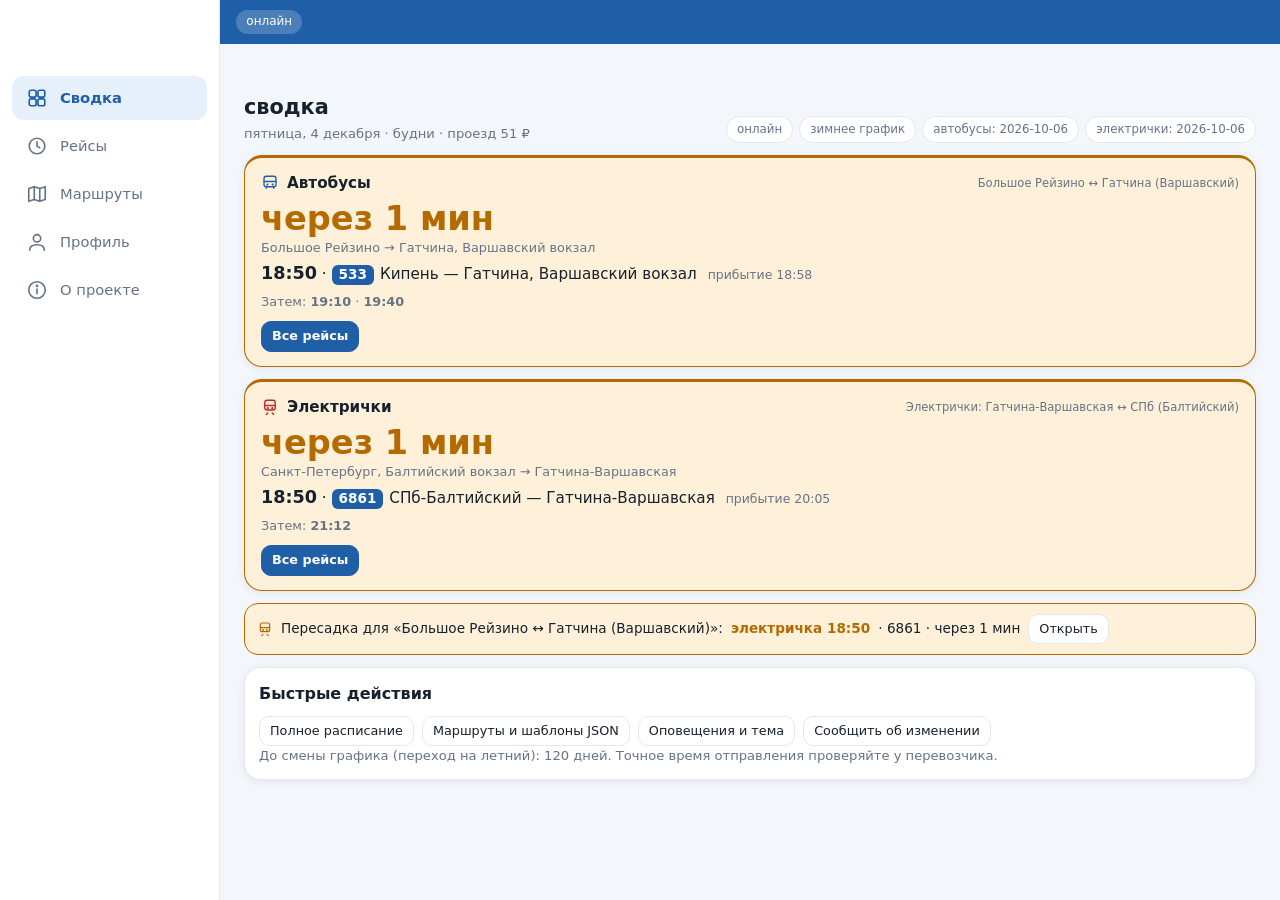
<file: index.html>
<!doctype html>
<html lang="ru">
<head>
<meta charset="utf-8">
<meta name="viewport" content="width=device-width,initial-scale=1,viewport-fit=cover">
<title>Рейзино Транзит — расписание автобусов</title>
<meta name="description" content="Офлайн-расписание автобусов: Большое Рейзино ↔ Гатчина. Сколько ждать ближайший рейс — сразу на экране.">
<meta name="theme-color" content="#1f5fa8" media="(prefers-color-scheme: light)">
<meta name="theme-color" content="#0f1722" media="(prefers-color-scheme: dark)">
<link rel="manifest" href="manifest.webmanifest">
<link rel="icon" href="icons/icon.svg" type="image/svg+xml">
<link rel="apple-touch-icon" href="icons/icon-192.png">
<meta name="mobile-web-app-capable" content="yes">
<meta name="apple-mobile-web-app-capable" content="yes">
<meta name="apple-mobile-web-app-status-bar-style" content="black-translucent">
<meta name="apple-mobile-web-app-title" content="Рейзино Транзит">
<link rel="stylesheet" href="css/base.css">
<link rel="stylesheet" href="css/components.css">
</head>
<body>
<noscript><p style="padding:24px;text-align:center">Для работы приложения нужен JavaScript.</p></noscript>

<header class="top">
  <div class="brand"><img src="icons/icon.svg" alt="" width="28" height="28"><b>Рейзино Транзит</b></div>
  <span id="net" class="pill"></span>
</header>

<main id="view" aria-live="polite"></main>

<nav class="tabbar" aria-label="Разделы">
  <button data-tab="dash" class="on">
    <svg viewBox="0 0 24 24" fill="none" stroke="currentColor" stroke-width="1.8" stroke-linecap="round" stroke-linejoin="round" aria-hidden="true">
      <rect x="3.5" y="3.5" width="7.5" height="7.5" rx="2"/><rect x="13" y="3.5" width="7.5" height="7.5" rx="2"/><rect x="3.5" y="13" width="7.5" height="7.5" rx="2"/><rect x="13" y="13" width="7.5" height="7.5" rx="2"/>
    </svg>Сводка
  </button>
  <button data-tab="sched">
    <svg viewBox="0 0 24 24" fill="none" stroke="currentColor" stroke-width="1.8" stroke-linecap="round" stroke-linejoin="round" aria-hidden="true">
      <circle cx="12" cy="12" r="8.5"/><path d="M12 7.5V12l3 2"/>
    </svg>Рейсы
  </button>
  <button data-tab="routes">
    <svg viewBox="0 0 24 24" fill="none" stroke="currentColor" stroke-width="1.8" stroke-linecap="round" stroke-linejoin="round" aria-hidden="true">
      <path d="M9 4 3 6v14l6-2 6 2 6-2V4l-6 2-6-2Z"/><path d="M9 4v14M15 6v14"/>
    </svg>Маршруты
  </button>
  <button data-tab="profile">
    <svg viewBox="0 0 24 24" fill="none" stroke="currentColor" stroke-width="1.8" stroke-linecap="round" stroke-linejoin="round" aria-hidden="true">
      <circle cx="12" cy="8" r="4"/><path d="M4 21c0-4 3.6-6 8-6s8 2 8 6"/>
    </svg>Профиль
  </button>
  <button data-tab="about">
    <svg viewBox="0 0 24 24" fill="none" stroke="currentColor" stroke-width="1.8" stroke-linecap="round" stroke-linejoin="round" aria-hidden="true">
      <circle cx="12" cy="12" r="9"/><path d="M12 11v5"/><circle cx="12" cy="7.5" r=".6" fill="currentColor"/>
    </svg>О проекте
  </button>
</nav>

<div id="toast" role="status" aria-live="polite"></div>
<input type="file" id="file" accept="application/json,.json" hidden>
<script type="module" src="js/app.js"></script>
</body>
</html>
</file>
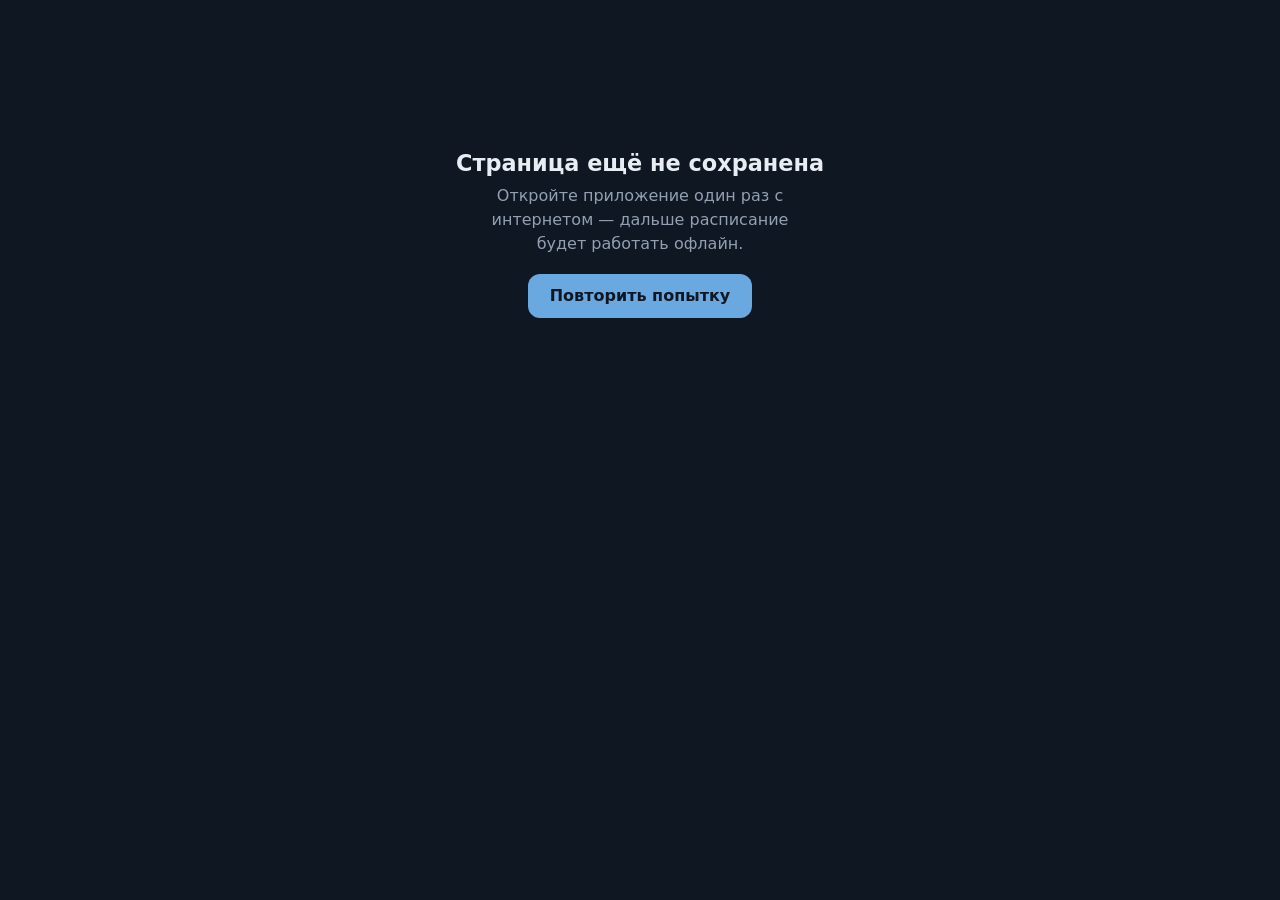
<file: offline.html>
<!doctype html>
<html lang="ru">
<head>
<meta charset="utf-8">
<meta name="viewport" content="width=device-width,initial-scale=1">
<title>Нет сети — Рейзино Транзит</title>
<style>
  body{font-family:system-ui,-apple-system,"Segoe UI",Roboto,Arial,sans-serif;text-align:center;
  padding:15vh 24px;background:#0f1722;color:#e8edf3;margin:0}
  h1{font-size:1.4rem;margin-bottom:8px}
  p{color:#92a0b2;line-height:1.5;max-width:34ch;margin:0 auto 18px}
  a{display:inline-block;color:#0f1722;background:#6aa8e0;padding:10px 22px;border-radius:12px;
  text-decoration:none;font-weight:700}
</style>
</head>
<body>
<h1>Страница ещё не сохранена</h1>
<p>Откройте приложение один раз с интернетом — дальше расписание будет работать офлайн.</p>
<p><a href="./">Повторить попытку</a></p>
</body>
</html>
</file>
<file: css/base.css>
/* Базовые стили: темы, каркас страницы, шапка, вкладки, тост. */
:root {
  --bg: #f3f6fa; --card: #fff; --tx: #17212d; --mu: #667386; --ln: #e2e8f0;
  --ac: #1f5fa8; --ac2: #e6f0fb;
  --soon: #b36b00; --soon2: #fff1d9; --now: #c0262d; --now2: #fde7e8;
  --sh: 0 2px 10px rgba(20, 40, 70, .07);
}
:root[data-theme=dark] {
  --bg: #0f1722; --card: #18222f; --tx: #e8edf3; --mu: #92a0b2; --ln: #263344;
  --ac: #6aa8e0; --ac2: #1b2b3f;
  --soon: #e5b25d; --soon2: #32291a; --now: #f28b8f; --now2: #3b2023; --sh: none;
}
@media (prefers-color-scheme: dark) {
  :root[data-theme=auto] {
    --bg: #0f1722; --card: #18222f; --tx: #e8edf3; --mu: #92a0b2; --ln: #263344;
    --ac: #6aa8e0; --ac2: #1b2b3f;
    --soon: #e5b25d; --soon2: #32291a; --now: #f28b8f; --now2: #3b2023; --sh: none;
  }
}

* { box-sizing: border-box; -webkit-tap-highlight-color: transparent; }
html { color-scheme: light dark; }
body {
  margin: 0; background: var(--bg); color: var(--tx);
  font: 16px/1.45 system-ui, -apple-system, "Segoe UI", Roboto, Arial, sans-serif;
  padding: calc(56px + env(safe-area-inset-top)) 0 calc(78px + env(safe-area-inset-bottom));
}
main { max-width: 720px; margin: 0 auto; padding: 12px 14px; }
h2 { font-size: 1.1rem; margin: 18px 0 8px; }
h3 { font-size: 1rem; margin: 0 0 6px; }
a { color: var(--ac); }
button { font: inherit; color: inherit; cursor: pointer; }
:focus-visible { outline: 2px solid var(--ac); outline-offset: 2px; }

.top {
  position: fixed; inset: 0 0 auto 0; z-index: 5;
  display: flex; justify-content: space-between; align-items: center;
  padding: calc(8px + env(safe-area-inset-top)) 16px 8px;
  background: var(--ac); color: #fff;
}
:root[data-theme=dark] .top { background: var(--card); color: var(--tx); border-bottom: 1px solid var(--ln); }
.brand { display: flex; gap: 10px; align-items: center; }
.brand img { border-radius: 8px; }
.brand b { font-size: 1rem; letter-spacing: .01em; }

.tabbar {
  position: fixed; inset: auto 0 0 0; z-index: 5; display: flex;
  background: var(--card); border-top: 1px solid var(--ln);
  padding-bottom: env(safe-area-inset-bottom);
}
.tabbar button {
  flex: 1; border: 0; background: none; padding: 8px 2px 7px; font-size: .72rem;
  color: var(--mu); display: flex; flex-direction: column; align-items: center; gap: 3px;
}
.tabbar svg { width: 22px; height: 22px; }
.tabbar .on { color: var(--ac); font-weight: 700; }

#toast {
  position: fixed; left: 50%; bottom: calc(90px + env(safe-area-inset-bottom));
  transform: translate(-50%, 20px); opacity: 0;
  background: #17212d; color: #fff; padding: 10px 16px; border-radius: 12px;
  transition: .25s; pointer-events: none; z-index: 9; max-width: 90vw; font-size: .9rem;
}
#toast.show { opacity: 1; transform: translate(-50%, 0); }

@media (prefers-reduced-motion: reduce) { * { transition: none !important; animation: none !important; } }
</file>
<file: css/components.css>
/* Компоненты: карточки, hero-блок ближайшего рейса, строки расписания, формы, диалоги. */
.pill { font-size: .75rem; padding: 3px 10px; border-radius: 99px; background: rgba(255, 255, 255, .2); }
.pill.off { background: var(--soon2); color: var(--soon); }

.card {
  background: var(--card); border: 1px solid var(--ln); border-radius: 16px;
  padding: 14px; box-shadow: var(--sh); margin-bottom: 12px;
}
.greet { color: var(--mu); font-size: .9rem; margin: 2px 2px 10px; }

.seg { display: flex; gap: 6px; margin-bottom: 12px; }
.seg button {
  flex: 1; padding: 10px 8px; border-radius: 12px; border: 1px solid var(--ln);
  background: var(--card); font-size: .82rem; line-height: 1.25;
}
.seg .on { background: var(--ac); border-color: var(--ac); color: #fff; font-weight: 700; }
:root[data-theme=dark] .seg .on, :root[data-theme=dark] .btn.pri, :root[data-theme=dark] .num { color: #0f1722; }

.hero { border-radius: 20px; padding: 18px; background: var(--ac2); border: 1px solid var(--ln); margin-bottom: 12px; }
.hero.soon { background: var(--soon2); }
.hero.now { background: var(--now2); }
.hero.none { background: var(--card); }
.hero.pin { border-left: 4px solid var(--ac); }
.eyebrow { font-size: .78rem; color: var(--mu); text-transform: uppercase; letter-spacing: .04em; }
.eyebrow svg { width: 15px; height: 15px; vertical-align: -2px; margin-right: 3px; opacity: .8; }
.big { font-size: 2.6rem; font-weight: 800; line-height: 1.1; margin: 4px 0; color: var(--ac); font-variant-numeric: tabular-nums; }
.big.small { font-size: 1.6rem; }
.hero.soon .big { color: var(--soon); }
.hero.now .big { color: var(--now); }
.live { font-size: 1rem; font-weight: 600; margin-left: 8px; opacity: .8; font-variant-numeric: tabular-nums; }
.hl { font-size: 1.02rem; }
.hl b { font-size: 1.2rem; }
.next { margin-top: 10px; font-size: .85rem; color: var(--mu); }

/* Переключатель маршрутов: компактные чипы, иконка 14px — аккуратно и не спорит с текстом */
.rtabs { display: flex; gap: 8px; overflow-x: auto; padding-bottom: 10px; scrollbar-width: none; }
.rtabs::-webkit-scrollbar { display: none; }
.rtabs button { flex: none; display: inline-flex; align-items: center; gap: 6px; padding: 7px 13px;
  border-radius: 99px; border: 1px solid var(--ln); background: var(--card); font-size: .85rem; max-width: 320px; }
.rtabs button svg { width: 14px; height: 14px; flex: none; opacity: .85; }
.rtabs button span { white-space: nowrap; overflow: hidden; text-overflow: ellipsis; }
.rtabs .on { background: var(--ac); border-color: var(--ac); color: #fff; font-weight: 700; }

/* Блок «Пересадка»: ближайший рейс другого вида транспорта в том же направлении */
.cross { display: flex; gap: 10px; align-items: center; background: var(--card);
  border: 1px dashed var(--ac); border-radius: 14px; padding: 10px 12px; margin-bottom: 12px; }
.cross.hot { border-style: solid; background: var(--soon2); border-color: var(--soon); }
.cross .cico { flex: none; width: 34px; height: 34px; border-radius: 10px; background: var(--ac2); color: var(--ac);
  display: flex; align-items: center; justify-content: center; }
.cross.hot .cico { background: var(--now2); color: var(--now); }
.cross .cico svg { width: 20px; height: 20px; }
.cross .cmain { min-width: 0; flex: 1; }
.cross .ctitle { font-size: .74rem; text-transform: uppercase; letter-spacing: .03em; color: var(--mu); }
.cross .crow { font-size: .92rem; white-space: nowrap; overflow: hidden; text-overflow: ellipsis; }
.cross .crow b { font-size: 1.05rem; font-variant-numeric: tabular-nums; }
.cross .cdel { float: right; font-weight: 700; color: var(--ac); font-size: .82rem; margin-left: 8px; }
.cross.hot .cdel { color: var(--now); }
@media (max-width: 420px) { .cross .btn.sm { display: none; } }

/* Теги направлений в списке маршрутов */
.dirsline { display: flex; flex-wrap: wrap; gap: 4px; margin-top: 6px; }
.dtag { font-size: .72rem; background: var(--ac2); color: var(--ac); border-radius: 6px; padding: 2px 8px; }
.itemmain > b svg { width: 15px; height: 15px; vertical-align: -2px; margin-right: 2px; }

.chips { display: flex; gap: 6px; overflow-x: auto; padding-bottom: 8px; scrollbar-width: none; }
.chips::-webkit-scrollbar { display: none; }
.chip {
  flex: none; padding: 6px 14px; border-radius: 99px; border: 1px solid var(--ln);
  background: var(--card); font-size: .85rem;
}
.chip.on { background: var(--ac2); border-color: var(--ac); color: var(--ac); font-weight: 700; }

.bar { display: flex; justify-content: space-between; align-items: center; color: var(--mu); font-size: .82rem; margin: 6px 2px; gap: 8px; }

.btn { border: 1px solid var(--ln); background: var(--card); padding: 9px 14px; border-radius: 10px; }
.btn:active { transform: translateY(1px); }
.btn.pri { background: var(--ac); border-color: var(--ac); color: #fff; font-weight: 700; }
.btn.bad { color: var(--now); }
.btn.bad.pri { background: var(--now); border-color: var(--now); color: #fff; }
.btn.sm { padding: 5px 10px; font-size: .8rem; }
.btns { display: flex; gap: 8px; flex-wrap: wrap; margin-top: 8px; align-items: center; }

.row {
  display: grid; grid-template-columns: 58px 1fr auto auto; gap: 8px; align-items: center;
  background: var(--card); border: 1px solid var(--ln); border-left: 4px solid var(--ac);
  border-radius: 12px; padding: 10px 8px 10px 12px; margin-bottom: 6px;
}
.row .time { font-size: 1.25rem; font-weight: 800; font-variant-numeric: tabular-nums; }
.num {
  display: inline-block; background: var(--ac); color: #fff; border-radius: 6px;
  padding: 0 7px; margin-right: 6px; font-weight: 700; font-size: .85rem;
}
.rt { font-weight: 600; font-size: .9rem; }
.sub { font-size: .76rem; color: var(--mu); }
.bd { font-size: .78rem; font-weight: 700; padding: 3px 9px; border-radius: 99px; background: var(--ac2); color: var(--ac); white-space: nowrap; }
.row.soon { border-left-color: var(--soon); }
.row.soon .bd { background: var(--soon2); color: var(--soon); }
.row.now { border-left-color: var(--now); }
.row.now .bd { background: var(--now2); color: var(--now); }
.row.past { opacity: .5; border-left-color: var(--mu); }
.row.past .bd { background: none; color: var(--mu); }
.row.pin { outline: 2px solid var(--ac); outline-offset: -1px; }
.star { border: 0; background: none; font-size: 1.3rem; line-height: 1; color: var(--mu); padding: 6px 8px; border-radius: 8px; }
.star.on { color: #e2a400; }

.field { display: block; margin: 10px 0 0; font-size: .85rem; color: var(--mu); }
.field input, .field textarea {
  width: 100%; margin-top: 4px; padding: 10px; border-radius: 10px; border: 1px solid var(--ln);
  background: var(--bg); color: var(--tx); font: inherit;
}
textarea { min-height: 110px; font-family: ui-monospace, Menlo, Consolas, monospace; font-size: .82rem; }
.grid2 { display: grid; grid-template-columns: 1fr 1fr; gap: 10px; }
@media (max-width: 480px) { .grid2 { grid-template-columns: 1fr; } }

.item { display: flex; justify-content: space-between; align-items: center; gap: 10px; }
.itemmain { min-width: 0; }
.item.act { outline: 2px solid var(--ac); outline-offset: -1px; }
.empty { text-align: center; color: var(--mu); padding: 24px; }
.muted { color: var(--mu); font-size: .82rem; }
.links a { display: block; padding: 10px 0; border-bottom: 1px solid var(--ln); text-decoration: none; font-weight: 600; }
.howto { margin: 6px 0 0; padding-left: 20px; font-size: .88rem; color: var(--mu); }
.howto li { margin-bottom: 6px; }

.tag { display: inline-flex; align-items: center; gap: 4px; background: var(--ac2); color: var(--ac);
  border-radius: 8px; padding: 3px 6px 3px 10px; margin: 4px 4px 0 0; font-size: .8rem; font-variant-numeric: tabular-nums; }
.tag button { border: 0; background: none; color: inherit; font-size: 1rem; line-height: 1; padding: 2px 6px; border-radius: 6px; }
.hol-list { margin-top: 8px; }

/* Модальный диалог подтверждения */
.dlg { border: 0; padding: 0; background: transparent; max-width: min(92vw, 380px); }
.dlg::backdrop { background: rgba(10, 16, 26, .55); }
.dlgbox { background: var(--card); color: var(--tx); border: 1px solid var(--ln); border-radius: 16px; padding: 18px; box-shadow: 0 10px 40px rgba(0, 0, 0, .3); }
.dlgbox p { color: var(--mu); font-size: .9rem; margin: 6px 0 0; }
.dlgbtns { display: flex; justify-content: flex-end; gap: 8px; margin-top: 16px; }
.dlg.danger .dlgbox h3 { color: var(--now); }

/* Баннер актуальности данных (сезон, дата обновления) */
.banner { display: flex; justify-content: space-between; align-items: center; gap: 10px;
  background: var(--ac2); border: 1px solid var(--ln); border-radius: 14px; padding: 10px 12px; margin-bottom: 12px; }
.banner.warn { background: var(--soon2); border-color: var(--soon); }
.banner b { font-size: .86rem; }
.banner .muted { font-size: .78rem; }
.warn-t { color: var(--soon); font-size: .78rem; font-weight: 600; margin-top: 2px; }
.btn.vk { white-space: nowrap; }

/* Компактный вид строк расписания */
.row.cmp { padding: 5px 8px 5px 12px; margin-bottom: 4px; grid-template-columns: 52px 1fr auto auto; }
.row.cmp .time { font-size: 1.02rem; }
.row.cmp .rtwrap .sub { display: none; }
.row.cmp .rt { font-size: .84rem; }

/* Иконки вида транспорта в списке маршрутов и подсказках */
.kindtag { display: inline-block; font-size: .72rem; font-weight: 700; letter-spacing: .02em;
  border-radius: 6px; padding: 1px 7px; margin-right: 6px; background: var(--ac2); color: var(--ac); vertical-align: 2px; }
.kindtag.train { background: var(--now2); color: var(--now); }

/* Адаптация под планшет и десктоп */
@media (min-width: 768px) {
  main { max-width: 920px; padding: 20px 24px; }
  body { padding-bottom: calc(70px + env(safe-area-inset-bottom)); }
  .rtabs { display: grid; grid-template-columns: repeat(auto-fill, minmax(260px, 1fr)); }
  .rows { display: grid; grid-template-columns: 1fr 1fr; gap: 0 14px; }
  .grid2 { grid-template-columns: repeat(3, 1fr); }
  .hero .big { font-size: 3rem; }
  .tiles { grid-template-columns: 1fr 1fr; }
}
@media (min-width: 1100px) {
  main { max-width: 1080px; }
  .tabbar { left: 50%; transform: translateX(-50%); right: auto; width: min(640px, 92vw);
    border: 1px solid var(--ln); border-bottom: 0; border-radius: 16px 16px 0 0; bottom: 0; }
  /* Десктоп: боковая навигация вместо нижней панели — полноценная ПК-раскладка */
  @media (orientation: landscape) and (min-height: 700px) {
    body { padding: 72px 0 24px; }
    .tabbar {
      position: fixed; left: 0; top: 0; bottom: 0; transform: none; width: 220px;
      flex-direction: column; justify-content: flex-start; gap: 4px; padding: 76px 12px 16px;
      border: 0; border-right: 1px solid var(--ln); border-radius: 0; background: var(--card);
    }
    .tabbar button { flex: none; flex-direction: row; justify-content: flex-start; gap: 12px;
      padding: 11px 14px; border-radius: 12px; font-size: .92rem; }
    .tabbar button.on { background: var(--ac2); }
    main { margin-left: 220px; max-width: 1080px; margin-right: auto; }
    .top { justify-content: flex-start; gap: 24px; }
    #toast { left: calc(50% + 110px); bottom: 28px; }
  }
}

/* ---- Дашборд («Сводка») ---- */
.dashhead { display: flex; justify-content: space-between; align-items: flex-end; gap: 12px; flex-wrap: wrap; margin-bottom: 12px; }
.dashtitle h2 { margin: 0 0 2px; font-size: 1.3rem; }
.statuschips { display: flex; gap: 6px; flex-wrap: wrap; }
.schip { font-size: .74rem; padding: 4px 10px; border-radius: 99px; background: var(--card);
  border: 1px solid var(--ln); color: var(--mu); white-space: nowrap; font-variant-numeric: tabular-nums; }
.schip.warn { background: var(--soon2); border-color: var(--soon); color: var(--soon); font-weight: 700; }

.tiles { display: grid; grid-template-columns: 1fr; gap: 12px; margin-bottom: 12px; }
.tile { background: var(--card); border: 1px solid var(--ln); border-radius: 18px; padding: 14px 16px; box-shadow: var(--sh); }
.tile.train { border-top: 3px solid var(--now); }
.tile.bus { border-top: 3px solid var(--ac); }
.tile.hot { background: var(--soon2); border-color: var(--soon); }
.tilehead { display: flex; align-items: center; gap: 8px; }
.tilehead svg { width: 18px; height: 18px; color: var(--ac); flex: none; }
.tile.train .tilehead svg { color: var(--now); }
.tilehead b { font-size: .95rem; }
.tsub { margin-left: auto; font-size: .72rem; color: var(--mu); white-space: nowrap; overflow: hidden; text-overflow: ellipsis; max-width: 45%; }
.tbig { font-size: 2.1rem; font-weight: 800; line-height: 1.15; color: var(--ac); font-variant-numeric: tabular-nums; margin-top: 6px; }
.tbig.soon { color: var(--soon); }
.troute { font-size: .8rem; color: var(--mu); margin-bottom: 4px; white-space: nowrap; overflow: hidden; text-overflow: ellipsis; }
.trow { font-size: .95rem; white-space: nowrap; overflow: hidden; text-overflow: ellipsis; }
.trow b { font-size: 1.1rem; font-variant-numeric: tabular-nums; }
.tarr { color: var(--mu); font-size: .78rem; margin-left: 6px; }
.tnext { margin-top: 6px; font-size: .8rem; color: var(--mu); }
.tbtns { margin-top: 10px; display: flex; gap: 8px; flex-wrap: wrap; }
.empty.sm { padding: 10px 0; font-size: .85rem; }

.dashsec { margin-bottom: 12px; }
.dashcross { display: flex; align-items: center; gap: 8px; flex-wrap: wrap;
  background: var(--card); border: 1px dashed var(--ac); border-radius: 14px; padding: 10px 12px; font-size: .85rem; }
.dashcross svg { width: 16px; height: 16px; color: var(--ac); flex: none; }
.dashcross b { font-variant-numeric: tabular-nums; }
.dashcross.hot { border-style: solid; background: var(--soon2); border-color: var(--soon); }
.dashcross.hot svg, .dashcross.hot b { color: var(--soon); }

.dashquick .btns { margin-top: 10px; }

/* Альбомная ориентация на телефоне: два столбца даже при узком экране */
@media (orientation: landscape) and (max-height: 500px) {
  body { padding-top: calc(52px + env(safe-area-inset-top)); }
  .top { padding-top: calc(6px + env(safe-area-inset-top)); padding-bottom: 6px; }
  .tabbar button { padding: 5px 2px 6px; }
  .tabbar svg { width: 18px; height: 18px; }
  .tiles { grid-template-columns: 1fr 1fr; }
  .hero .big { font-size: 2rem; }
}
</file>
